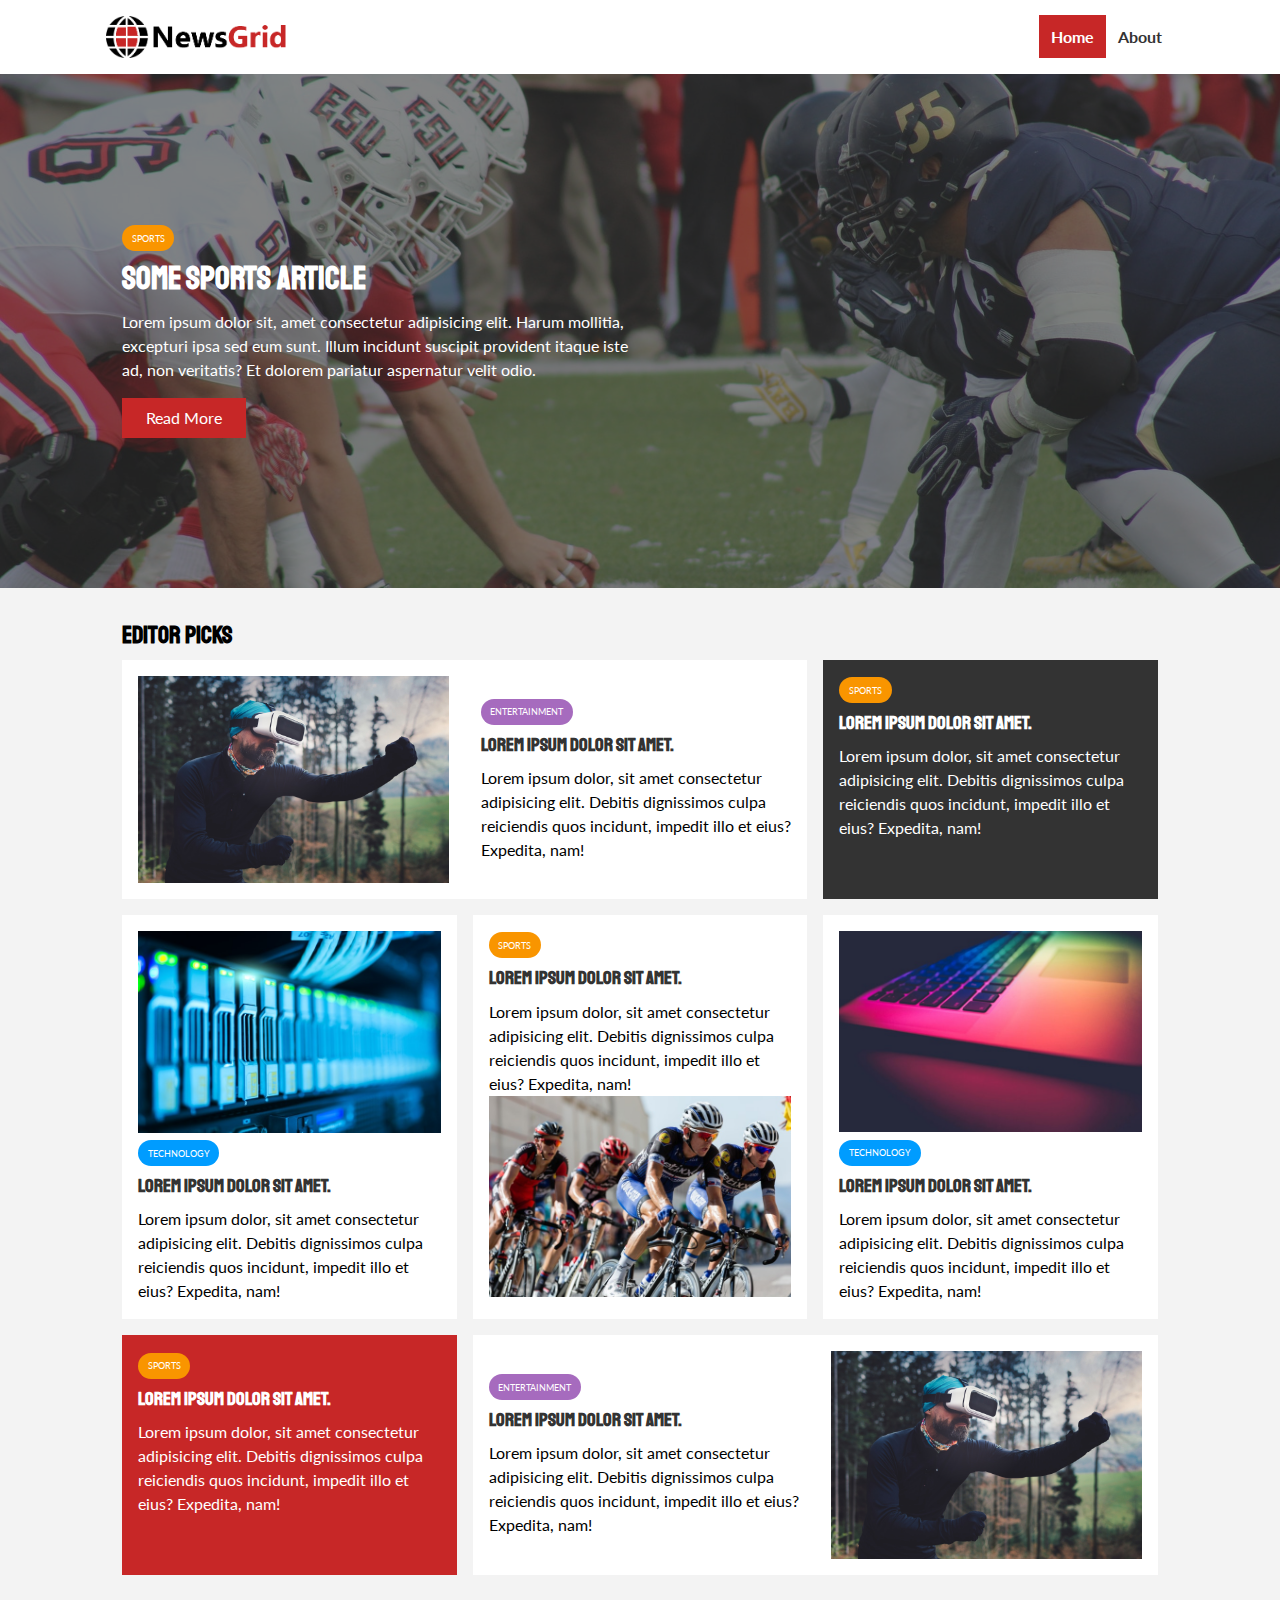
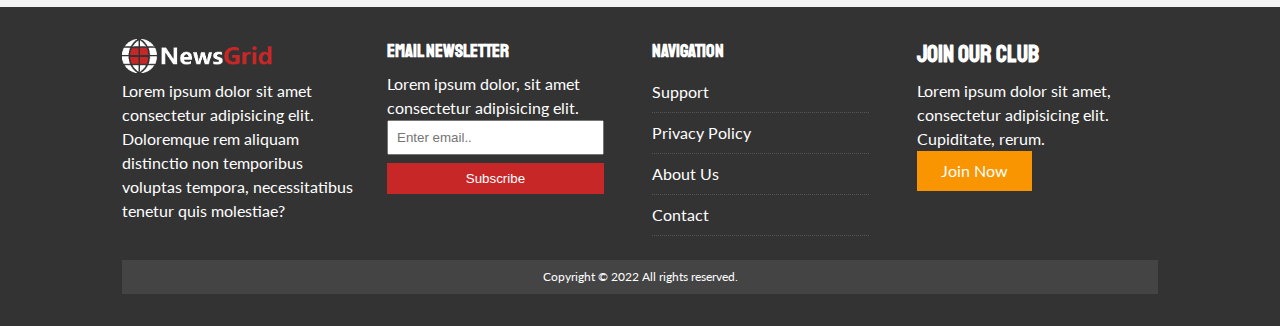
<file: index.html>
<!DOCTYPE html>
<html lang="en">

<head>
  <meta charset="UTF-8">
  <meta http-equiv="X-UA-Compatible" content="IE=edge">
  <meta name="viewport" content="width=device-width, initial-scale=1.0">
  <link rel="stylesheet" href="https://use.fontawesome.com/releases/v5.6.1/css/all.css"
    integrity="sha384-gfdkjb5BdAXd+lj+gudLWI+BXq4IuLW5IT+brZEZsLFm++aCMlF1V92rMkPaX4PP" crossorigin="anonymous">
  <link rel="preconnect" href="https://fonts.googleapis.com">
  <link rel="preconnect" href="https://fonts.gstatic.com" crossorigin>
  <link href="https://fonts.googleapis.com/css2?family=Lato:wght@300&family=Staatliches&display=swap" rel="stylesheet">
  <link rel="stylesheet" href="css/style.css">
  <link rel="stylesheet" media="screen and (max-width: 768px)" href="css/mobile.css">
  <link rel="shortcut icon" type="image/x-icon" href="/favicon.ico">
  <title>NewsGrid | Latest News</title>
</head>

<body>
  <nav id="main-nav">
    <div class="container">
      <img src="image_resources/logo.png" alt="" class="logo">
      <div class="social">
        <a href="https://facebook.com" target="_blank"><i class="fab fa-facebook fa-2x"></i></a>
        <a href="https://twitter.com" target="_blank"><i class="fab fa-twitter fa-2x"></i></a>
        <a href="https://instagram.com" target="_blank"><i class="fab fa-instagram fa-2x"></i></a>
        <a href="https://youtube.com" target="_blank"><i class="fab fa-youtube fa-2x"></i></a>
      </div>
      <ul>
        <li><a href="index.html" class="current">Home</a></li>
        <li><a href="about.html">About</a></li>
      </ul>
    </div>
  </nav>

  <!-- Showcase -->
  <header id="showcase">
    <div class="container">
      <div class="showcase-container">
        <div class="showcase-content">
          <div class="category category-sports">Sports</div>
          <h1>Some Sports Article</h1>
          <p>Lorem ipsum dolor sit, amet consectetur adipisicing elit. Harum mollitia, excepturi ipsa sed eum sunt.
            Illum incidunt suscipit provident itaque iste ad, non veritatis? Et dolorem pariatur aspernatur velit odio.
          </p>
          <a href="article.html" class="btn btn-primary">Read More</a>
        </div>
      </div>
    </div>
  </header>

  <!-- home articles -->
  <section id="home-articles" class="py-2">
    <div class="container">
      <h2>Editor Picks</h2>
      <div class="articles-container">
        <article class="card">
          <img src="./image_resources/articles/ent1.jpg" alt="">
          <div>
            <div class="category category-ent">Entertainment</div>
            <h3>
              <a href="article.html">Lorem ipsum dolor sit amet.</a>
            </h3>
            <p>Lorem ipsum dolor, sit amet consectetur adipisicing elit. Debitis dignissimos culpa reiciendis quos
              incidunt, impedit illo et eius? Expedita, nam!</p>
          </div>
        </article>
        <article class="card bg-dark">
          <div class="category category-sports">Sports</div>
          <h3>
            <a href="article.html">Lorem ipsum dolor sit amet.</a>
          </h3>
          <p>Lorem ipsum dolor, sit amet consectetur adipisicing elit. Debitis dignissimos culpa reiciendis quos
            incidunt, impedit illo et eius? Expedita, nam!</p>

        </article>
        <article class="card">
          <img src="/image_resources/articles/tech1.jpg" alt="">
          <div class="category category-tech">Technology</div>
          <h3>
            <a href="article.html">Lorem ipsum dolor sit amet.</a>
          </h3>
          <p>Lorem ipsum dolor, sit amet consectetur adipisicing elit. Debitis dignissimos culpa reiciendis quos
            incidunt, impedit illo et eius? Expedita, nam!</p>
        </article>
        <article class="card">
          <div class="category category-sports">Sports
          </div>
          <h3>
            <a href="article.html">Lorem ipsum dolor sit amet.</a>
          </h3>
          <p>Lorem ipsum dolor, sit amet consectetur adipisicing elit. Debitis dignissimos culpa reiciendis quos
            incidunt, impedit illo et eius? Expedita, nam!</p>

          <img src="/image_resources/articles/sports1.jpg" alt="">
        </article>
        <article class="card">
          <img src="/image_resources/articles/tech2.jpg" alt="">
          <div class="category category-tech">Technology</div>
          <h3>
            <a href="article.html">Lorem ipsum dolor sit amet.</a>
          </h3>
          <p>Lorem ipsum dolor, sit amet consectetur adipisicing elit. Debitis dignissimos culpa reiciendis quos
            incidunt, impedit illo et eius? Expedita, nam!</p>
        </article>
        <article class="card bg-primary">
          <div class="category category-sports">Sports</div>
          <h3>
            <a href="article.html">Lorem ipsum dolor sit amet.</a>
          </h3>
          <p>Lorem ipsum dolor, sit amet consectetur adipisicing elit. Debitis dignissimos culpa reiciendis quos
            incidunt, impedit illo et eius? Expedita, nam!</p>
        </article>

        <article class="card">
          <div>
            <div class="category category-ent">Entertainment</div>
            <h3>
              <a href="article.html">Lorem ipsum dolor sit amet.</a>
            </h3>
            <p>Lorem ipsum dolor, sit amet consectetur adipisicing elit. Debitis dignissimos culpa reiciendis quos
              incidunt, impedit illo et eius? Expedita, nam!</p>
          </div>
          <img src="./image_resources/articles/ent1.jpg" alt="">
        </article>
      </div>
    </div>
  </section>
  <!-- footer -->
  <footer id="main-footer" class="py-2">
    <div class="container footer-container">
      <div>
        <img src="/image_resources/logo_light.png" alt="NewsGrid">
        <p>Lorem ipsum dolor sit amet consectetur adipisicing elit. Doloremque rem aliquam distinctio non temporibus
          voluptas tempora, necessitatibus tenetur quis molestiae?</p>
      </div>
      <div>
        <h3>Email Newsletter</h3>
        <p>Lorem ipsum dolor, sit amet consectetur adipisicing elit.</p>
        <form name="contact" method="POST" data-netlify="true">
          <input type="email" name="email" placeholder="Enter email..">
          <input type="submit" name="submit" value="Subscribe">
        </form>
      </div>
      <div>
        <h3>Navigation</h3>
        <ul class="list">
          <li><a href="#">Support</a></li>
          <li><a href="#">Privacy Policy</a></li>
          <li><a href="#">About Us</a></li>
          <li><a href="#">Contact</a></li>
        </ul>
      </div>
      <div>
        <h2>Join Our Club</h2>
        <p>Lorem ipsum dolor sit amet, consectetur adipisicing elit. Cupiditate, rerum.</p>
        <a href="#" class="btn btn-secondary">Join Now</a>
      </div>
      <div>
        <p>
          Copyright &copy; 2022 All rights reserved.
        </p>
      </div>
    </div>
  </footer>


</body>

</html>
</file>
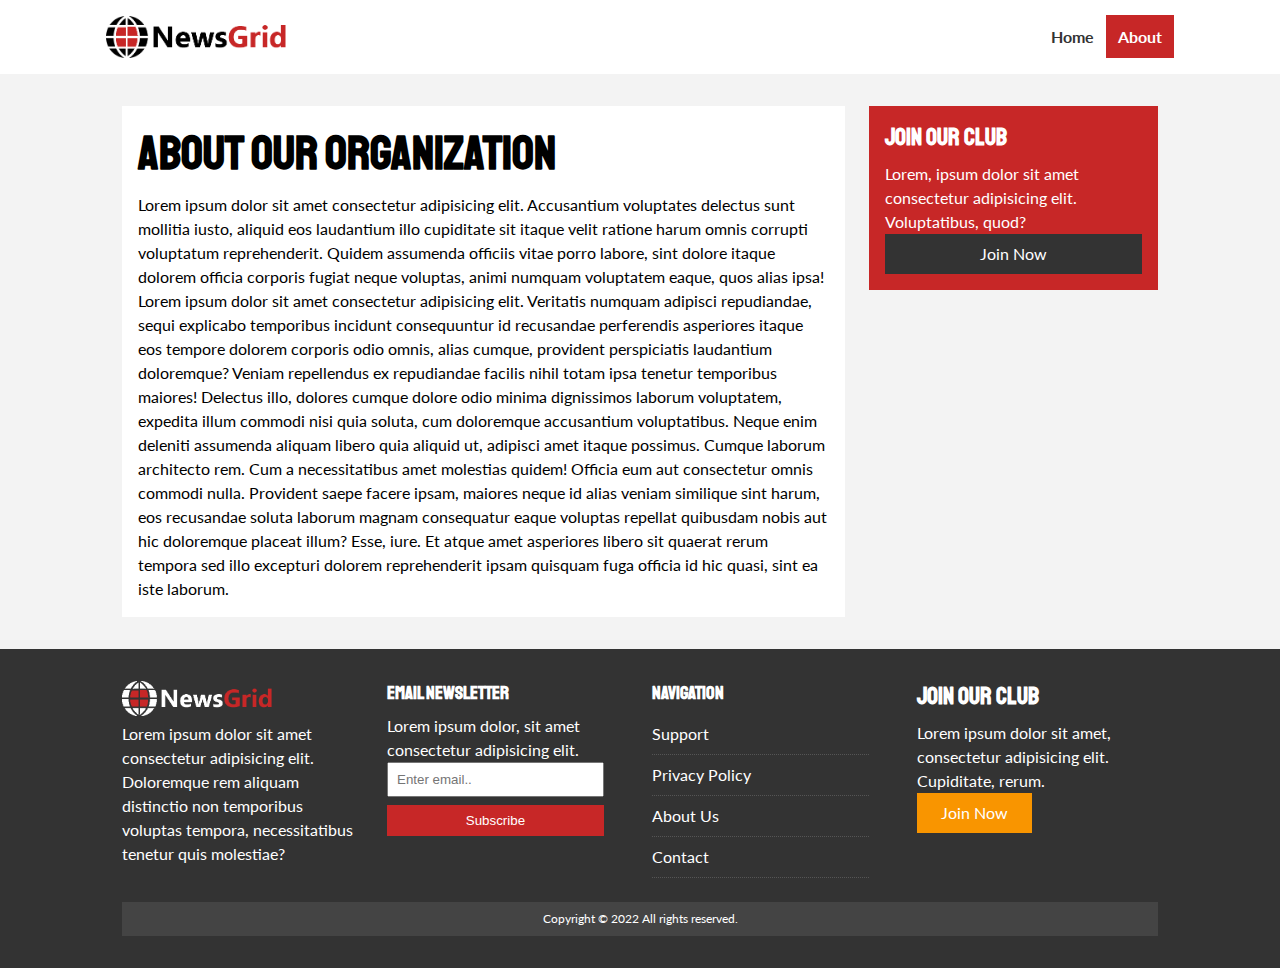
<file: about.html>
<!DOCTYPE html>
<html lang="en">

<head>
  <meta charset="UTF-8">
  <meta http-equiv="X-UA-Compatible" content="IE=edge">
  <meta name="viewport" content="width=device-width, initial-scale=1.0">
  <link rel="stylesheet" href="https://use.fontawesome.com/releases/v5.6.1/css/all.css"
    integrity="sha384-gfdkjb5BdAXd+lj+gudLWI+BXq4IuLW5IT+brZEZsLFm++aCMlF1V92rMkPaX4PP" crossorigin="anonymous">
  <link rel="preconnect" href="https://fonts.googleapis.com">
  <link rel="preconnect" href="https://fonts.gstatic.com" crossorigin>
  <link href="https://fonts.googleapis.com/css2?family=Lato:wght@300&family=Staatliches&display=swap" rel="stylesheet">
  <link rel="stylesheet" href="css/style.css">
  <link rel="stylesheet" media="screen and (max-width: 768px)" href="css/mobile.css">
  <link rel="shortcut icon" type="image/x-icon" href="/favicon.ico">
  <title>NewsGrid | About</title>
</head>

<body>
  <nav id="main-nav">
    <div class="container">
      <img src="image_resources/logo.png" alt="" class="logo">
      <div class="social">
        <a href="https://facebook.com" target="_blank"><i class="fab fa-facebook fa-2x"></i></a>
        <a href="https://twitter.com" target="_blank"><i class="fab fa-twitter fa-2x"></i></a>
        <a href="https://instagram.com" target="_blank"><i class="fab fa-instagram fa-2x"></i></a>
        <a href="https://youtube.com" target="_blank"><i class="fab fa-youtube fa-2x"></i></a>
      </div>
      <ul>
        <li><a href="index.html">Home</a></li>
        <li><a href="about.html" class="current">About</a></li>
      </ul>
    </div>
  </nav>

  <section id="about">
    <div class="container">
      <div class="page-container">
        <article class="card">
          <h1 class="l-heading">
            About Our Organization
          </h1>
          <p>
            Lorem ipsum dolor sit amet consectetur adipisicing elit. Accusantium voluptates delectus sunt mollitia
            iusto, aliquid eos laudantium illo cupiditate sit itaque velit ratione harum omnis corrupti voluptatum
            reprehenderit. Quidem assumenda officiis vitae porro labore, sint dolore itaque dolorem officia corporis
            fugiat neque voluptas, animi numquam voluptatem eaque, quos alias ipsa!
          </p>
          <p>Lorem ipsum dolor sit amet consectetur adipisicing elit. Veritatis numquam adipisci repudiandae, sequi
            explicabo temporibus incidunt consequuntur id recusandae perferendis asperiores itaque eos tempore dolorem
            corporis odio omnis, alias cumque, provident perspiciatis laudantium doloremque? Veniam repellendus ex
            repudiandae facilis nihil totam ipsa tenetur temporibus maiores! Delectus illo, dolores cumque dolore odio
            minima dignissimos laborum voluptatem, expedita illum commodi nisi quia soluta, cum doloremque accusantium
            voluptatibus. Neque enim deleniti assumenda aliquam libero quia aliquid ut, adipisci amet itaque possimus.
            Cumque laborum architecto rem. Cum a necessitatibus amet molestias quidem! Officia eum aut consectetur omnis
            commodi nulla. Provident saepe facere ipsam, maiores neque id alias veniam similique sint harum, eos
            recusandae soluta laborum magnam consequatur eaque voluptas repellat quibusdam nobis aut hic doloremque
            placeat illum? Esse, iure. Et atque amet asperiores libero sit quaerat rerum tempora sed illo excepturi
            dolorem reprehenderit ipsam quisquam fuga officia id hic quasi, sint ea iste laborum.</p>
        </article>
        <aside class="card bg-primary">
          <h2>Join Our Club</h2>
          <p>Lorem, ipsum dolor sit amet consectetur adipisicing elit. Voluptatibus, quod?</p>
          <a href="" class="btn btn-dark btn-block">Join Now</a>
        </aside>
      </div>
    </div>
  </section>

  <!-- footer -->
  <footer id="main-footer" class="py-2">
    <div class="container footer-container">
      <div>
        <img src="/image_resources/logo_light.png" alt="NewsGrid">
        <p>Lorem ipsum dolor sit amet consectetur adipisicing elit. Doloremque rem aliquam distinctio non temporibus
          voluptas tempora, necessitatibus tenetur quis molestiae?</p>
      </div>
      <div>
        <h3>Email Newsletter</h3>
        <p>Lorem ipsum dolor, sit amet consectetur adipisicing elit.</p>
        <form name="contact" method="POST" data-netlify="true">
          <input type="email" name="email" placeholder="Enter email..">
          <input type="submit" name="submit" value="Subscribe">
        </form>
      </div>
      <div>
        <h3>Navigation</h3>
        <ul class="list">
          <li><a href="#">Support</a></li>
          <li><a href="#">Privacy Policy</a></li>
          <li><a href="#">About Us</a></li>
          <li><a href="#">Contact</a></li>
        </ul>
      </div>
      <div>
        <h2>Join Our Club</h2>
        <p>Lorem ipsum dolor sit amet, consectetur adipisicing elit. Cupiditate, rerum.</p>
        <a href="#" class="btn btn-secondary">Join Now</a>
      </div>
      <div>
        <p>
          Copyright &copy; 2022 All rights reserved.
        </p>
      </div>
    </div>
  </footer>

  <!-- start with boilerplate -->
</body>

</html>
</file>
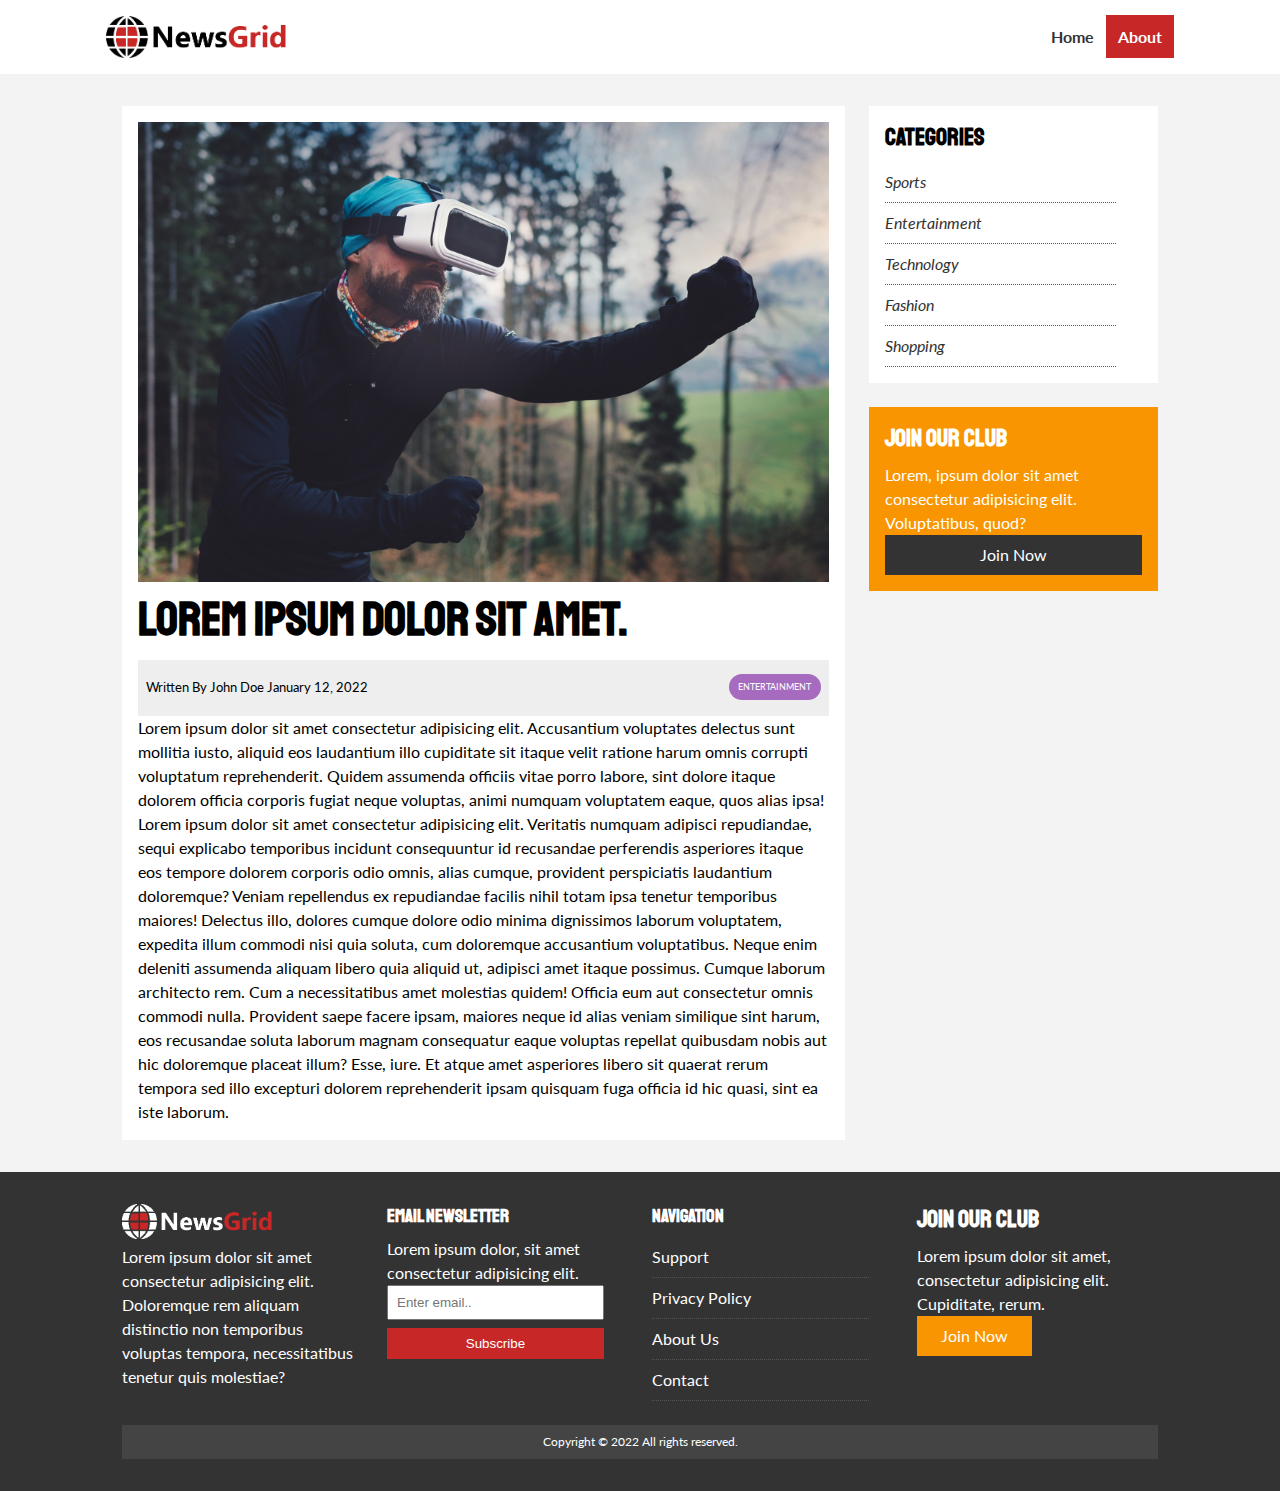
<file: article.html>
<!DOCTYPE html>
<html lang="en">

<head>
  <meta charset="UTF-8">
  <meta http-equiv="X-UA-Compatible" content="IE=edge">
  <meta name="viewport" content="width=device-width, initial-scale=1.0">
  <link rel="stylesheet" href="https://use.fontawesome.com/releases/v5.6.1/css/all.css"
    integrity="sha384-gfdkjb5BdAXd+lj+gudLWI+BXq4IuLW5IT+brZEZsLFm++aCMlF1V92rMkPaX4PP" crossorigin="anonymous">
  <link rel="preconnect" href="https://fonts.googleapis.com">
  <link rel="preconnect" href="https://fonts.gstatic.com" crossorigin>
  <link href="https://fonts.googleapis.com/css2?family=Lato:wght@300&family=Staatliches&display=swap" rel="stylesheet">
  <link rel="stylesheet" href="css/style.css">
  <link rel="stylesheet" media="screen and (max-width: 768px)" href="css/mobile.css">
  <link rel="shortcut icon" type="image/x-icon" href="/favicon.ico">
  <title>NewsGrid | Latest News</title>
</head>

<body>
  <nav id="main-nav">
    <div class="container">
      <img src="image_resources/logo.png" alt="" class="logo">
      <div class="social">
        <a href="https://facebook.com" target="_blank"><i class="fab fa-facebook fa-2x"></i></a>
        <a href="https://twitter.com" target="_blank"><i class="fab fa-twitter fa-2x"></i></a>
        <a href="https://instagram.com" target="_blank"><i class="fab fa-instagram fa-2x"></i></a>
        <a href="https://youtube.com" target="_blank"><i class="fab fa-youtube fa-2x"></i></a>
      </div>
      <ul>
        <li><a href="index.html">Home</a></li>
        <li><a href="about.html" class="current">About</a></li>
      </ul>
    </div>
  </nav>

  <section id="article">
    <div class="container">
      <div class="page-container">
        <article class="card">
          <img src="/image_resources/articles/ent1.jpg" alt="">
          <h1 class="l-heading">
            Lorem ipsum dolor sit amet. </h1>
          <div class="meta">
            <small>
              <i class="fas fa-user"></i> Written By John Doe January 12, 2022
            </small>
            <div class="category category-ent">Entertainment</div>
          </div>
          <p>
            Lorem ipsum dolor sit amet consectetur adipisicing elit. Accusantium voluptates delectus sunt mollitia
            iusto, aliquid eos laudantium illo cupiditate sit itaque velit ratione harum omnis corrupti voluptatum
            reprehenderit. Quidem assumenda officiis vitae porro labore, sint dolore itaque dolorem officia corporis
            fugiat neque voluptas, animi numquam voluptatem eaque, quos alias ipsa!
          </p>
          <p>Lorem ipsum dolor sit amet consectetur adipisicing elit. Veritatis numquam adipisci repudiandae, sequi
            explicabo temporibus incidunt consequuntur id recusandae perferendis asperiores itaque eos tempore dolorem
            corporis odio omnis, alias cumque, provident perspiciatis laudantium doloremque? Veniam repellendus ex
            repudiandae facilis nihil totam ipsa tenetur temporibus maiores! Delectus illo, dolores cumque dolore odio
            minima dignissimos laborum voluptatem, expedita illum commodi nisi quia soluta, cum doloremque accusantium
            voluptatibus. Neque enim deleniti assumenda aliquam libero quia aliquid ut, adipisci amet itaque possimus.
            Cumque laborum architecto rem. Cum a necessitatibus amet molestias quidem! Officia eum aut consectetur omnis
            commodi nulla. Provident saepe facere ipsam, maiores neque id alias veniam similique sint harum, eos
            recusandae soluta laborum magnam consequatur eaque voluptas repellat quibusdam nobis aut hic doloremque
            placeat illum? Esse, iure. Et atque amet asperiores libero sit quaerat rerum tempora sed illo excepturi
            dolorem reprehenderit ipsam quisquam fuga officia id hic quasi, sint ea iste laborum.</p>
        </article>

        <aside id="categories" class="card">
          <h2>Categories</h2>
          <ul class="list">
            <li><a href="#"><i class="fas fa-chevron-right"> Sports</i></a></li>
            <li><a href="#"><i class="fas fa-chevron-right"> Entertainment</i></a></li>
            <li><a href="#"><i class="fas fa-chevron-right"> Technology</i></a></li>
            <li><a href="#"><i class="fas fa-chevron-right"> Fashion</i></a></li>
            <li><a href="#"><i class="fas fa-chevron-right"> Shopping</i></a></li>
          </ul>
        </aside>
        <aside class="card bg-secondary">
          <h2>Join Our Club</h2>
          <p>Lorem, ipsum dolor sit amet consectetur adipisicing elit. Voluptatibus, quod?</p>
          <a href="" class="btn btn-dark btn-block">Join Now</a>
        </aside>
      </div>
    </div>
  </section>

  <!-- footer -->
  <footer id="main-footer" class="py-2">
    <div class="container footer-container">
      <div>
        <img src="/image_resources/logo_light.png" alt="NewsGrid">
        <p>Lorem ipsum dolor sit amet consectetur adipisicing elit. Doloremque rem aliquam distinctio non temporibus
          voluptas tempora, necessitatibus tenetur quis molestiae?</p>
      </div>
      <div>
        <h3>Email Newsletter</h3>
        <p>Lorem ipsum dolor, sit amet consectetur adipisicing elit.</p>
        <form name="contact" method="POST" data-netlify="true">
          <input type="email" name="email" placeholder="Enter email..">
          <input type="submit" name="submit" value="Subscribe">
        </form>
      </div>
      <div>
        <h3>Navigation</h3>
        <ul class="list">
          <li><a href="#">Support</a></li>
          <li><a href="#">Privacy Policy</a></li>
          <li><a href="#">About Us</a></li>
          <li><a href="#">Contact</a></li>
        </ul>
      </div>
      <div>
        <h2>Join Our Club</h2>
        <p>Lorem ipsum dolor sit amet, consectetur adipisicing elit. Cupiditate, rerum.</p>
        <a href="#" class="btn btn-secondary">Join Now</a>
      </div>
      <div>
        <p>
          Copyright &copy; 2022 All rights reserved.
        </p>
      </div>
    </div>
  </footer>

  <!-- start with boilerplate -->
</body>

</html>
</file>
<file: css/style.css>
:root {
  --primary-color: #c72727;
  --secondary-color: #f99500;
  --light-color: #f3f3f3;
  --dark-color: #333;
  --max-width: 1100px;
}


.category {
  --sports-color: #f99500;
  --ent-color: #a66bbe;
  --tech-color: #009cff;

}

* {
  margin: 0;
  padding: 0;
  box-sizing: border-box;
}

body {
  font-family: 'Lato', sans-serif;
  line-height: 1.5;
  background: var(--light-color);
}

a {
  color: #333;
  text-decoration: none;
}

ul {
  list-style: none;
}

img {
  width: 100%;
}

h1,
h2,
h3,
h4,
h5,
h6 {
  font-family: 'Staatliches', cursive;
  margin-bottom: .55rem;
  line-height: 1.3;
}

/* Utility */
.container {
  max-width: var(--max-width);
  margin: auto;
  padding: 0 2rem;
  overflow: hidden;
}

.category {
  display: inline-block;
  color: #fff;
  font-size: 0.55rem;
  text-transform: uppercase;
  padding: 0.4rem 0.6rem;
  border-radius: 15px;
  margin-bottom: 0.5rem;
}

.category-sports {
  background: var(--sports-color);
}

.category-ent {
  background: var(--ent-color);
}

.category-tech {
  background: var(--tech-color);
}

.btn {
  display: inline-block;
  border: none;
  background: var(--dark-color);
  color: #fff;
  padding: 0.5rem 1.5rem;
}

.btn-light {
  background: var(--light-color)
}

.btn-primary {
  background: var(--primary-color)
}

.btn-secondary {
  background: var(--secondary-color)
}


.btn-block {
  display: block;
  width: 100%;
  text-align: center;
}

btn:hover {
  opacity: 0.9;
}

.card {
  background: #fff;
  padding: 1rem;
}

.bg-dark {
  background: var(--dark-color);
  color: #fff;
}

.bg-primary {
  background: var(--primary-color);
  color: #fff;
}

.bg-secondary {
  background: var(--secondary-color);
  color: #fff;
}

.bg-dark h1,
.bg-dark h2,
.bg-dark h3,
.bg-dark a,
.bg-primary h1,
.bg-primary h2,
.bg-primary h3,
.bg-primary a,
.bg-secondary h1,
.bg-secondary h2,
.bg-secondary h3,
.bg-secondary a {
  color: #fff;
}


.py-1 {
  padding: 1.5rem 0
}

.py-2 {
  padding: 2rem 0
}

.py-3 {
  padding: 3rem 0
}

.p-1 {
  padding: 1.5rem 0
}

.p-2 {
  padding: 2rem 0
}

.p-3 {
  padding: 3rem 0
}

.l-heading {
  font-size: 3rem;
}

.list li {
  padding: .5rem 0;
  border-bottom: #555 dotted 1px;
  width: 90%;
}

.list li a:hover {
  color: var(--primary-color) !important;
}

/* inner page grid container */
.page-container {
  display: grid;
  grid-template-columns: 5fr 2fr;
  margin: 2rem 0;
  grid-gap: 1.5rem;
}

.page-container>*:first-child {
  grid-row: 1 / span 3;
}

/* navigation */
#main-nav {
  background: #fff;
  position: sticky;
  top: 0;
  z-index: 2;
}

#main-nav .container {
  display: grid;
  grid-template-columns: 6fr 3fr 2fr;
  padding: 1rem;
  align-items: center;
}

#main-nav .logo {
  width: 180px;
}

#main-nav ul {
  justify-self: end;
  display: flex;
}

#main-nav ul li a {
  padding: 0.75rem;
  font-weight: bold;
}

#main-nav ul li a.current {
  background: var(--primary-color);
  color: #fff;
}

#main-nav ul li a:hover {
  background: var(--light-color);
  color: var(--dark-color);
}

#main-nav .social {
  justify-self: center;

}

#main-nav .social i {
  color: #777;
  margin-right: .5rem;
}

/* Showcase */
#showcase {
  color: #ffff;
  background: #333;
  padding: 2rem;
  position: relative;
}

#showcase:before {
  content: '';
  background: url('../image_resources/featured.jpg') no-repeat center center/cover;
  position: absolute;
  top: 0;
  left: 0;
  width: 100%;
  height: 100%;
  opacity: 0.4;

}

#showcase .showcase-container {
  display: grid;
  grid-template-columns: repeat(2, 1fr);
  justify-content: center;
  align-items: center;
  height: 50vh;
}

#showcase .showcase-content {
  z-index: 1;
}

#showcase .showcase-content p {
  margin-bottom: 1rem;
}

/* home articles */
#home-articles .articles-container {
  display: grid;
  grid-template-columns: repeat(3, 1fr);
  grid-gap: 1rem;
}

#home-articles .articles-container>*:first-child,
#home-articles .articles-container>*:last-child {
  display: grid;
  grid-template-columns: repeat(2, 1fr);
  grid-gap: 2rem;
  align-items: center;
  grid-column: 1 / span 2;
}

#home-articles .articles-container>*:last-child {
  grid-column: 2 / span 2;
}

#article .meta {
  display: flex;
  justify-content: space-between;
  align-items: center;
  background: #eee;
  padding: 0.5rem;
}

#article .meta .category {
  margin-top: 0.4rem;
}

/* footer */
#main-footer {
  background: var(--dark-color);
  color: #fff;
}

#main-footer img {
  width: 150px;
}

#main-footer a {
  color: #fff;
}

#main-footer .footer-container {
  display: grid;
  grid-template-columns: repeat(4, 1fr);
  grid-gap: 1.5rem;
}

#main-footer .footer-container>*:last-child {
  background: #444;
  grid-column: 1 / span 4;
  padding: .5rem;
  text-align: center;
  font-size: 0.75rem;
}

#main-footer .footer-container input[type='email'] {
  width: 90%;
  padding: 0.5rem;
  margin-bottom: 0.5rem;
}

#main-footer .footer-container input[type='submit'] {
  width: 90%;
  /* button styling cause netlify dont like classes? */
  display: inline-block;
  border: none;
  background: var(--dark-color);
  color: #fff;
  padding: 0.5rem 1.5rem;

  background: var(--primary-color);
  cursor: pointer;
}
</file>
<file: css/mobile.css>
/* navigation */
#main-nav .social {
  display: none;
}

#main-nav .container {
  grid-template-columns: 1fr;
  grid-gap: 1.2rem;
}

#main-nav ul {
  justify-self: center;
}

#main-nav ul li a {
  padding: 0.50rem;
}

#home-articles .articles-container {
  grid-template-columns: repeat(2, 1fr);
}

#home-articles .articles-container>*:first-child,
#home-articles .articles-container>*:last-child {
  grid-template-columns: 1fr;
  grid-column: 1;
}

@media(max-width: 600px) {

  /* stack grid items */
  #showcase .showcase-container,
  #home-articles .articles-container,
  #main-footer .footer-container {
    grid-template-columns: 1fr;
  }

  #main-footer .footer-container>*:last-child {
    grid-column: 1;
  }

  #main-footer .footer-container>*:first-child,
  #main-footer .footer-container>*:nth-child(2) {
    border-bottom: #444 dotted 1px;
    padding-bottom: 1rem;
  }

  .page-container {
    grid-template-columns: 1fr;
    text-align: center;
  }

  page-container>*:first-child {
    grid-row: 1;
  }

  l-heading {
    font-size: 2rem;
  }
}
</file>
